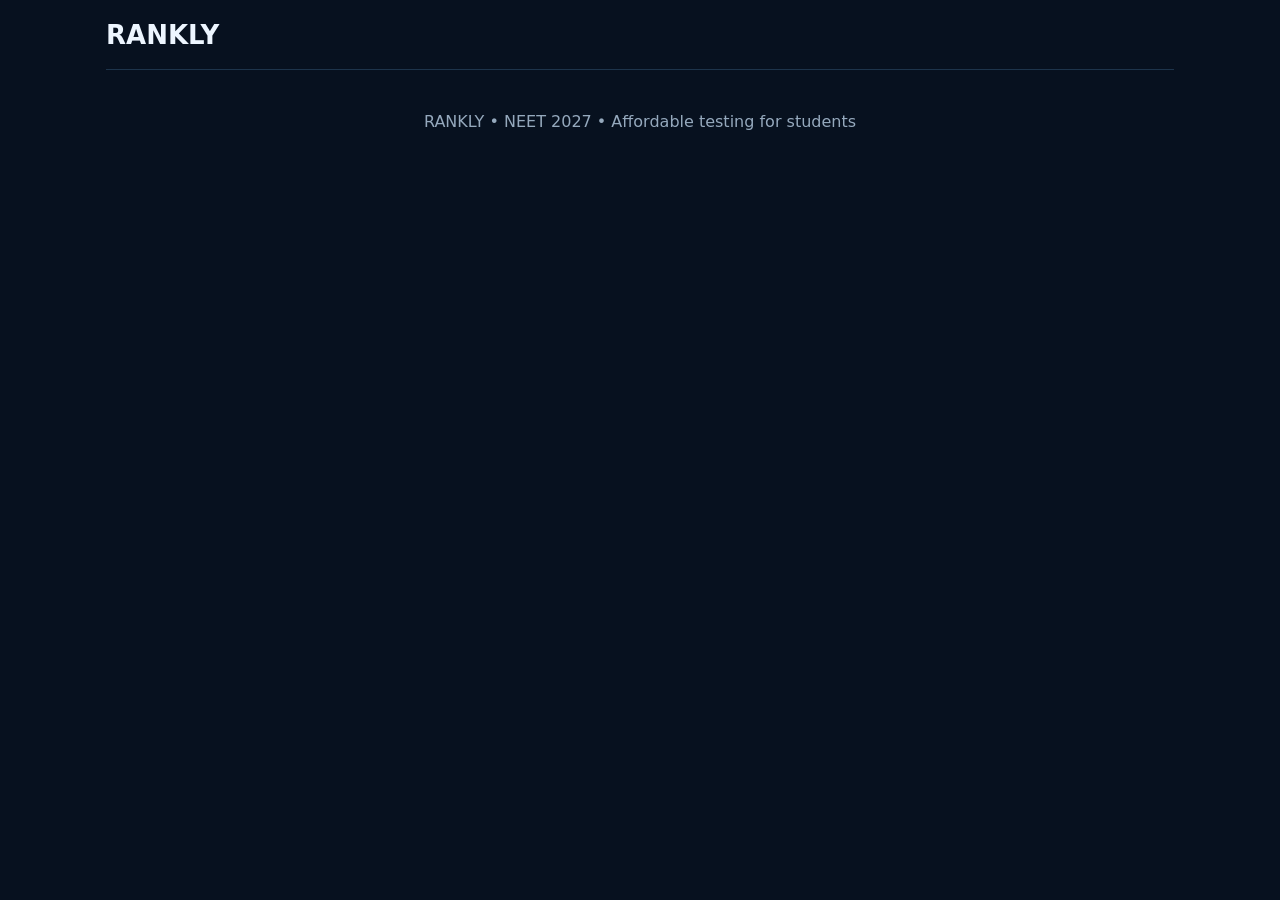
<file: index.html>
<!doctype html>
<html lang="en"><head><meta charset="utf-8"><meta name="viewport" content="width=device-width,initial-scale=1">
<title>RANKLY — NEET 2027</title>
<style>
*{box-sizing:border-box}body{margin:0;background:#07111f;color:#edf6ff;font-family:system-ui,-apple-system,Segoe UI,sans-serif}button,input,select{font:inherit}button{cursor:pointer}
.wrap{max-width:1100px;margin:auto;padding:0 16px}.top{height:70px;border-bottom:1px solid #1d344b;display:flex;align-items:center;justify-content:space-between}.logo{font-size:26px;font-weight:900}.logo i{color:#61d8ff;font-style:normal}.nav button{background:transparent;color:#9db0c5;border:0;padding:9px 11px;border-radius:9px}.nav button.on,.nav button:hover{background:#10253a;color:white}
.hero{padding:65px 0 35px}.ey{font-size:12px;border:1px solid #29475f;border-radius:99px;padding:5px 10px;display:inline-block}.hero h1{font-size:clamp(48px,8vw,78px);line-height:.95;margin:18px 0}.blue{color:#61d8ff}.hero p{max-width:680px;color:#95a9bd;line-height:1.6}.primary{background:#61d8ff;color:#03131d;border:0;padding:13px 18px;border-radius:11px;font-weight:800}
.grid{display:grid;grid-template-columns:repeat(auto-fit,minmax(220px,1fr));gap:14px}.card,.test,.panel,.notice{background:#0c1a2b;border:1px solid #203a52;border-radius:16px;padding:18px}.card p,.test p,.sub{color:#95a9bd;line-height:1.5}.page{padding:34px 0}.test{margin:12px 0}.row{display:flex;justify-content:space-between;gap:12px}.tag{font-size:11px;border:1px solid #2b4b65;border-radius:99px;padding:4px 8px}.lock{font-size:11px;color:#92a5ba}.syll{display:grid;grid-template-columns:repeat(4,1fr);gap:9px;margin-top:14px}.syll div{background:#081624;padding:12px;border-radius:10px}.syll small{display:block;color:#a7b8ca;margin-top:5px;line-height:1.35}.panel{max-width:620px}.field{display:grid;gap:6px;margin:13px 0;color:#a9bacd}.field input,.field select{background:#081624;color:#fff;border:1px solid #29465e;border-radius:9px;padding:11px}.notice{margin:15px 0;color:#aebed0}.cbt{max-width:780px;margin:25px auto}.opt{width:100%;display:block;text-align:left;background:#0a1929;color:#eef6ff;border:1px solid #29465e;border-radius:9px;padding:13px;margin:8px 0}.opt.sel{border-color:#61d8ff;background:#102c40}.qbar{display:flex;justify-content:space-between;align-items:center;margin-bottom:15px}.timer{font-size:21px;font-weight:900}.actions{display:flex;gap:8px;justify-content:flex-end;margin-top:18px}.actions button{background:#12283c;color:#fff;border:1px solid #29465e;border-radius:9px;padding:10px 13px}.actions .submit{background:#61d8ff;color:#03131d;border:0;font-weight:800}.result{text-align:center;padding:75px 0}.result h1{font-size:60px}@media(max-width:700px){.top{height:auto;padding:12px 0;align-items:flex-start;gap:8px}.nav{display:flex;flex-wrap:wrap;justify-content:flex-end}.syll{grid-template-columns:1fr}.row{flex-direction:column}}
</style></head><body><div class="wrap">
<header class="top"><div class="logo">RANK<span>LY</span></div><div class="nav" id="nav"></div></header><main id="app"></main><footer class="sub" style="text-align:center;padding:40px 0">RANKLY • NEET 2027 • Affordable testing for students</footer>
</div>
<script>
const tests=[
["01","20 Sep 2026","RFT-01","Rankly Focus Test","Units & Measurements / Motion in a Straight Line","Some Basic Concepts of Chemistry","Cell: The Unit of Life","Cell Cycle & Cell Division"],
["02","27 Sep 2026","RBT-01","Rankly Booster Test","Motion in a Plane / Laws of Motion","Structure of Atom","Biomolecules","Animal Tissues"],
["03","04 Oct 2026","RFT-02","Rankly Focus Test","Laws of Motion / Work, Energy & Power","Classification of Elements & Periodicity","The Living World","Structural Organisation in Animals"],
["04","11 Oct 2026","RBT-02","Rankly Booster Test","Cumulative revision","Cumulative revision","Cumulative revision","Cumulative revision"],
["05","18 Oct 2026","RFT-03","Rankly Focus Test","System of Particles & Rotational Motion","Chemical Bonding","Biological Classification","Breathing & Exchange of Gases"],
["06","25 Oct 2026","RBT-03","Rankly Booster Test","Work, Energy & Power / Gravitation","Thermodynamics","Principles of Inheritance","Body Fluids & Circulation"],
["07","01 Nov 2026","RFT-04","Rankly Focus Test","Gravitation / Mechanical Properties","Equilibrium","Molecular Basis of Inheritance","Excretory Products & Elimination"],
["08","08 Nov 2026","RBT-04","Rankly Booster Test","Cumulative revision","Cumulative revision","Cumulative revision","Cumulative revision"],
["09","15 Nov 2026","RFT-05","Rankly Focus Test","Thermal Properties / Thermodynamics","Redox Reactions","Anatomy of Flowering Plants","Locomotion & Movement"],
["10","22 Nov 2026","RBT-05","Rankly Booster Test","Kinetic Theory / Oscillations","Solutions","Morphology of Flowering Plants","Neural Control & Coordination"],
["11","29 Nov 2026","RFT-06","Rankly Focus Test","Waves","Electrochemistry","Plant Growth & Development","Chemical Coordination & Integration"],
["12","06 Dec 2026","RBT-06","Rankly Booster Test","Cumulative revision","Cumulative revision","Cumulative revision","Cumulative revision"],
["13","13 Dec 2026","RFT-07","Rankly Focus Test","Electric Charges & Fields","Chemical Kinetics","Photosynthesis in Plants","Animal Kingdom"],
["14","20 Dec 2026","RBT-07","Rankly Booster Test","Electrostatic Potential & Capacitance","Haloalkanes & Haloarenes","Respiration in Plants","Human Reproduction"],
["15","27 Dec 2026","RFT-08","Rankly Focus Test","Current Electricity","Alcohols, Phenols & Ethers","Microbes in Human Welfare","Reproductive Health"],
["16","03 Jan 2027","RBT-08","Rankly Booster Test","Cumulative revision","Cumulative revision","Cumulative revision","Cumulative revision"],
["17","10 Jan 2027","RFT-09","Rankly Focus Test","Moving Charges & Magnetism","Aldehydes, Ketones & Carboxylic Acids","Organisms & Populations","Evolution"],
["18","17 Jan 2027","RBT-09","Rankly Booster Test","Magnetism & Matter","Amines","Ecosystem","Human Health & Disease"],
["19","24 Jan 2027","RFT-10","Rankly Focus Test","Electromagnetic Induction","Biomolecules","Biodiversity & Conservation","Biotechnology: Principles"],
["20","31 Jan 2027","RBT-10","Rankly Booster Test","Alternating Current","Coordination Compounds","Sexual Reproduction in Flowering Plants","Biotechnology: Applications"],
["21","07 Feb 2027","RFT-11","Rankly Focus Test","Electromagnetic Waves / Ray Optics","d- and f-Block Elements","Inheritance revision","Human Health revision"],
["22","14 Feb 2027","RBT-11","Rankly Booster Test","Wave Optics","Inorganic revision","Molecular Basis revision","Human Reproduction revision"],
["23","21 Feb 2027","RFT-12","Rankly Focus Test","Dual Nature / Atoms","Organic revision","Photosynthesis revision","Reproductive Health revision"],
["24","28 Feb 2027","RBT-12","Rankly Booster Test","Nuclei / Semiconductor Electronics","Physical Chemistry revision","Respiration revision","Evolution revision"],
["25","07 Mar 2027","RFT-13","Rankly Focus Test","Modern Physics revision","Inorganic revision","Plant Growth revision","Biotechnology revision"],
["26","14 Mar 2027","RBT-13","Rankly Booster Test","Optics revision","Organic revision","Ecology revision","Animal Biology revision"],
["27","21 Mar 2027","RFT-14","Rankly Focus Test","Full Physics revision loop","Full Chemistry revision loop","Full Botany revision loop","Full Zoology revision loop"],
["28","28 Mar 2027","RBT-14","Rankly Booster Test","Full Physics revision loop","Full Chemistry revision loop","Full Botany revision loop","Full Zoology revision loop"],
["29","04 Apr 2027","PRE-NEET-01","Rankly Pre-NEET Major 01","Complete Class 11","Complete Class 11","Complete Class 11","Complete Class 11"],
["30","11 Apr 2027","PRE-NEET-02","Rankly Pre-NEET Major 02","Complete Class 12","Complete Class 12","Complete Class 12","Complete Class 12"],
["31","18 Apr 2027","UGM-01","Rankly Ultimate Grand Mock 01","Full Syllabus","Full Syllabus","Full Syllabus","Full Syllabus"],
["32","25 Apr 2027","UGM-02","Rankly Ultimate Grand Mock 02","Full Syllabus","Full Syllabus","Full Syllabus","Full Syllabus"],
["33","02 May 2027","FSS","Rankly Final Selection Simulator","Full Syllabus","Full Syllabus","Full Syllabus","Full Syllabus"]];

const demo = [
  {
    id:"P1",
    subject:"Physics",
    q:"A particle moves with constant velocity. What is its acceleration?",
    options:["0","1 m/s²","9.8 m/s²","Cannot be determined"],
    answer:0
  },
  {
    id:"P2",
    subject:"Physics",
    q:"The SI unit of force is:",
    options:["Joule","Newton","Watt","Pascal"],
    answer:1
  },
  {
    id:"C1",
    subject:"Chemistry",
    q:"The atomic number of oxygen is:",
    options:["6","7","8","16"],
    answer:2
  },
  {
    id:"C2",
    subject:"Chemistry",
    q:"Which particle has a negative charge?",
    options:["Proton","Neutron","Electron","Alpha particle"],
    answer:2
  },
  {
    id:"B1",
    subject:"Biology",
    q:"The basic structural and functional unit of life is:",
    options:["Tissue","Cell","Organ","Organ system"],
    answer:1
  },
  {
    id:"B2",
    subject:"Biology",
    q:"Which organelle is known as the powerhouse of the cell?",
    options:["Nucleus","Ribosome","Mitochondria","Golgi apparatus"],
    answer:2
  }
];

let page="home";
let currentTest=null;
let questions=[];
let answers={};
let marked={};
let current=0;
let time=0;
let interval=null;
let testStarted=false;

function nav(p){
  clearInterval(interval);
  page=p;
  testStarted=false;
  render();
  window.scrollTo(0,0);
}

function startTest(index){

  currentTest=tests[index];

  /*
    For now the CBT engine uses the demo question bank.
    Later we can connect 180 verified questions to every test.
  */
  questions=[...demo];

  answers={};
  marked={};
  current=0;

  /*
    NEET CBT timer.
    Demo uses 30 minutes.
    Change to 200 minutes when the complete 180-question
    paper is connected.
  */
  time=30*60;

  testStarted=true;
  page="cbt";

  clearInterval(interval);
  interval=setInterval(()=>{
    time--;

    if(time<=0){
      clearInterval(interval);
      finish();
      return;
    }

    const timer=document.getElementById("timer");
    if(timer) timer.textContent=formatTime(time);
  },1000);

  render();
  window.scrollTo(0,0);
}

function formatTime(sec){
  const m=Math.floor(sec/60);
  const s=sec%60;
  return String(m).padStart(2,"0")+":"+String(s).padStart(2,"0");
}

function selectAnswer(i){
  answers[questions[current].id]=i;
  renderCBT();
}

function toggleMark(){
  const id=questions[current].id;
  marked[id]=!marked[id];
  renderCBT();
}

function previousQuestion(){
  if(current>0){
    current--;
    renderCBT();
  }
}

function nextQuestion(){
  if(current<questions.length-1){
    current++;
    renderCBT();
  }
}

function jumpQuestion(i){
  current=i;
  renderCBT();
}

function finish(){

  clearInterval(interval);

  let score=0;
  let correct=0;
  let wrong=0;
  let unattempted=0;

  questions.forEach(q=>{
    const selected=answers[q.id];

    if(selected===undefined){
      unattempted++;
    }else if(selected===q.answer){
      correct++;
      score+=4;
    }else{
      wrong++;
      score-=1;
    }
  });

  page="result";

  window.__result={
    score,
    correct,
    wrong,
    unattempted,
    total:questions.length
  };

  render();
  window.scrollTo(0,0);
}

function renderCBT(){

  const q=questions[current];

  const answeredCount=Object.keys(answers).length;
  const markedCount=Object.values(marked).filter(Boolean).length;

  document.getElementById("app").innerHTML=`

    <section class="page">

      <div class="testbar">

        <div>
          <strong>${currentTest ? currentTest[2] : "RANKLY TEST"}</strong>
          <div class="sub">${currentTest ? currentTest[0] : "NEET 2027"}</div>
        </div>

        <div class="timerbox">
          ⏱ <span id="timer">${formatTime(time)}</span>
        </div>

      </div>

      <div class="cbtstats">
        <span>Answered: ${answeredCount}/${questions.length}</span>
        <span>Marked: ${markedCount}</span>
      </div>

      <div class="cbtgrid">

        <main class="questionbox">

          <div class="qtop">
            <span>Question ${current+1} of ${questions.length}</span>
            <span>${q.subject}</span>
          </div>

          <h2>${q.q}</h2>

          <div class="options">

            ${q.options.map((op,i)=>`

              <button
                class="option ${answers[q.id]===i ? "selected":""}"
                onclick="selectAnswer(${i})"
              >
                <span>${String.fromCharCode(65+i)}</span>
                ${op}
              </button>

            `).join("")}

          </div>

          <div class="actions">

            <button onclick="previousQuestion()">
              ← Previous
            </button>

            <button onclick="toggleMark()">
              ${marked[q.id] ? "★ Unmark" : "☆ Mark for Review"}
            </button>

            ${
              current<questions.length-1
              ? `<button class="primary" onclick="nextQuestion()">Save & Next →</button>`
              : `<button class="submit" onclick="finish()">Submit Test</button>`
            }

          </div>

        </main>

        <aside class="palette">

          <h3>Question Palette</h3>

          <div class="legend">
            <span>🟢 Answered</span>
            <span>⚪ Not Answered</span>
            <span>🟡 Review</span>
          </div>

          <div class="qnumbers">

            ${questions.map((x,i)=>`

              <button
                class="
                  qnum
                  ${answers[x.id]!==undefined ? "answered":""}
                  ${marked[x.id] ? "review":""}
                  ${current===i ? "active":""}
                "
                onclick="jumpQuestion(${i})"
              >
                ${i+1}
              </button>

            `).join("")}

          </div>

          <button class="finishbtn" onclick="finish()">
            Submit Test
          </button>

        </aside>

      </div>

    </section>
  `;

  const timer=document.getElementById("timer");

  if(timer){
    timer.textContent=formatTime(time);
  }
}

function renderResult(){

  const r=window.__result || {
    score:0,
    correct:0,
    wrong:0,
    unattempted:0,
    total:0
  };

  const maxMarks=r.total*4;

  document.getElementById("app").innerHTML=`

    <section class="page">

      <div class="resulthero">

        <span class="badge">TEST COMPLETED</span>

        <h1>Your Result</h1>

        <div class="score">${r.score}</div>

        <p>Score out of ${maxMarks}</p>

      </div>

      <div class="resultgrid">

        <div class="resultcard">
          <b>${r.correct}</b>
          <span>Correct</span>
        </div>

        <div class="resultcard">
          <b>${r.wrong}</b>
          <span>Wrong</span>
        </div>

        <div class="resultcard">
          <b>${r.unattempted}</b>
          <span>Unattempted</span>
        </div>

        <div class="resultcard">
          <b>${r.total ? Math.round((r.correct/r.total)*100) : 0}%</b>
          <span>Accuracy</span>
        </div>

      </div>

      <div class="panel">

        <h2>Scoring Breakdown</h2>

        <p>Correct: +4 × ${r.correct}</p>
        <p>Wrong: −1 × ${r.wrong}</p>
        <p>Unattempted: 0 × ${r.unattempted}</p>

        <hr>

        <h2>Total Score: ${r.score}</h2>

      </div>

      <div class="actions">

        <button onclick="nav('home')">
          ← Back to RANKLY
        </button>

        <button class="primary" onclick="nav('schedule')">
          View Test Schedule
        </button>

      </div>

    </section>
  `;
}

function renderHome(){

  document.getElementById("app").innerHTML=`

    <section class="hero">

      <span class="badge">NEET 2027 • AIR TEST SERIES</span>

      <h1>
        Test smarter.<br>
        <span>Rank higher.</span>
      </h1>

      <p>
        RANKLY is built around scheduled CBT tests,
        custom practice, verified PYQs and meaningful
        performance analysis.
      </p>

      <button class="primary big" onclick="nav('schedule')">
        View 33-Test Schedule →
      </button>

    </section>

    <section class="grid">

      <div class="card">
        <h2>🏆 AIR Test Series</h2>
        <p>
          33 scheduled tests from 20 Sep 2026
          to 02 May 2027.
        </p>
        <button onclick="nav('schedule')">
          View Tests →
        </button>
      </div>

      <div class="card">
        <h2>🎯 Custom CBT</h2>
        <p>
          Choose subject, chapter, topic and
          question count.
        </p>
        <button onclick="nav('custom')">
          Create Test →
        </button>
      </div>

      <div class="card">
        <h2>📚 PYQ Bank</h2>
        <p>
          Practice NEET previous-year questions.
        </p>
        <button onclick="nav('pyq')">
          Open PYQs →
        </button>
      </div>

    </section>
  `;
}

function renderSchedule(){

  document.getElementById("app").innerHTML=`

    <section class="page">

      <span class="badge">NEET 2027</span>

      <h1>33-Test AIR Schedule</h1>

      <p class="sub">
        Scheduled tests from September 2026
        to May 2027.
      </p>

      <div class="testlist">

        ${tests.map((t,i)=>`

          <div class="testcard">

            <div>
              <span class="testid">${t[0]}</span>

              <h2>${t[2]}</h2>

              <p>${t[1]}</p>

              <small>
                ${t.slice(3).filter(Boolean).join(" • ")}
              </small>
            </div>

            <button
              class="primary"
              onclick="startTest(${i})"
            >
              Start Test →
            </button>

          </div>

        `).join("")}

      </div>

    </section>
  `;
}

function renderCustom(){

  document.getElementById("app").innerHTML=`

    <section class="page">

      <span class="badge">CUSTOM CBT</span>

      <h1>Create Your Test</h1>

      <p class="sub">
        Build a practice test according to your
        subject and difficulty.
      </p>

      <div class="panel">

        <label>Subject</label>

        <select id="customSubject">
          <option>Physics</option>
          <option>Chemistry</option>
          <option>Biology</option>
          <option>Full Syllabus</option>
        </select>

        <label>Questions</label>

        <select id="customCount">
          <option value="10">10 Questions</option>
          <option value="30">30 Questions</option>
          <option value="45">45 Questions</option>
          <option value="90">90 Questions</option>
          <option value="180">180 Questions</option>
        </select>

        <button class="primary" onclick="startCustom()">
          Generate CBT →
        </button>

      </div>

    </section>
  `;
}

function startCustom(){

  const subject=document.getElementById("customSubject").value;
  const count=Number(document.getElementById("customCount").value);

  let bank=demo;

  if(subject!=="Full Syllabus"){
    bank=demo.filter(q=>q.subject===subject);
  }

  /*
    Do not fake questions.
    Only currently available verified questions are used.
  */
  questions=[...bank];

  if(!questions.length){
    alert("No questions available for this selection yet.");
    return;
  }

  currentTest=[
    "CUSTOM",
    "",
    subject+" Custom CBT"
  ];

  answers={};
  marked={};
  current=0;
  time=Math.max(10,questions.length*60);

  testStarted=true;
  page="cbt";

  clearInterval(interval);

  interval=setInterval(()=>{
    time--;

    if(time<=0){
      clearInterval(interval);
      finish();
    }

    const timer=document.getElementById("timer");

    if(timer){
      timer.textContent=formatTime(time);
    }
  },1000);

  render();
}

function renderPYQ(){

  document.getElementById("app").innerHTML=`

    <section class="page">

      <span class="badge">PYQ BANK</span>

      <h1>NEET Previous Year Questions</h1>

      <p class="sub">
        Verified PYQ practice will be added
        chapter-wise.
      </p>

      <div class="panel">

        <h2>Coming next</h2>

        <p>
          Physics • Chemistry • Biology
        </p>

        <p>
          Chapter-wise → Topic-wise → Year-wise
        </p>

      </div>

    </section>
  `;
}

function render(){

  const nav=document.getElementById("nav");

  if(nav){

    nav.innerHTML=`

      <button onclick="nav('home')"
        class="${page==='home'?'active':''}">
        Home
      </button>

      <button onclick="nav('schedule')"
        class="${page==='schedule'?'active':''}">
        AIR Tests
      </button>

      <button onclick="nav('custom')"
        class="${page==='custom'?'active':''}">
        Custom CBT
      </button>

      <button onclick="nav('pyq')"
        class="${page==='pyq'?'active':''}">
        PYQ
      </button>

    `;
  }

  if(page==="home") renderHome();
  else if(page==="schedule") renderSchedule();
  else if(page==="custom") renderCustom();
  else if(page==="pyq") renderPYQ();
  else if(page==="cbt") renderCBT();
  else if(page==="result") renderResult();
}

render();
</file>
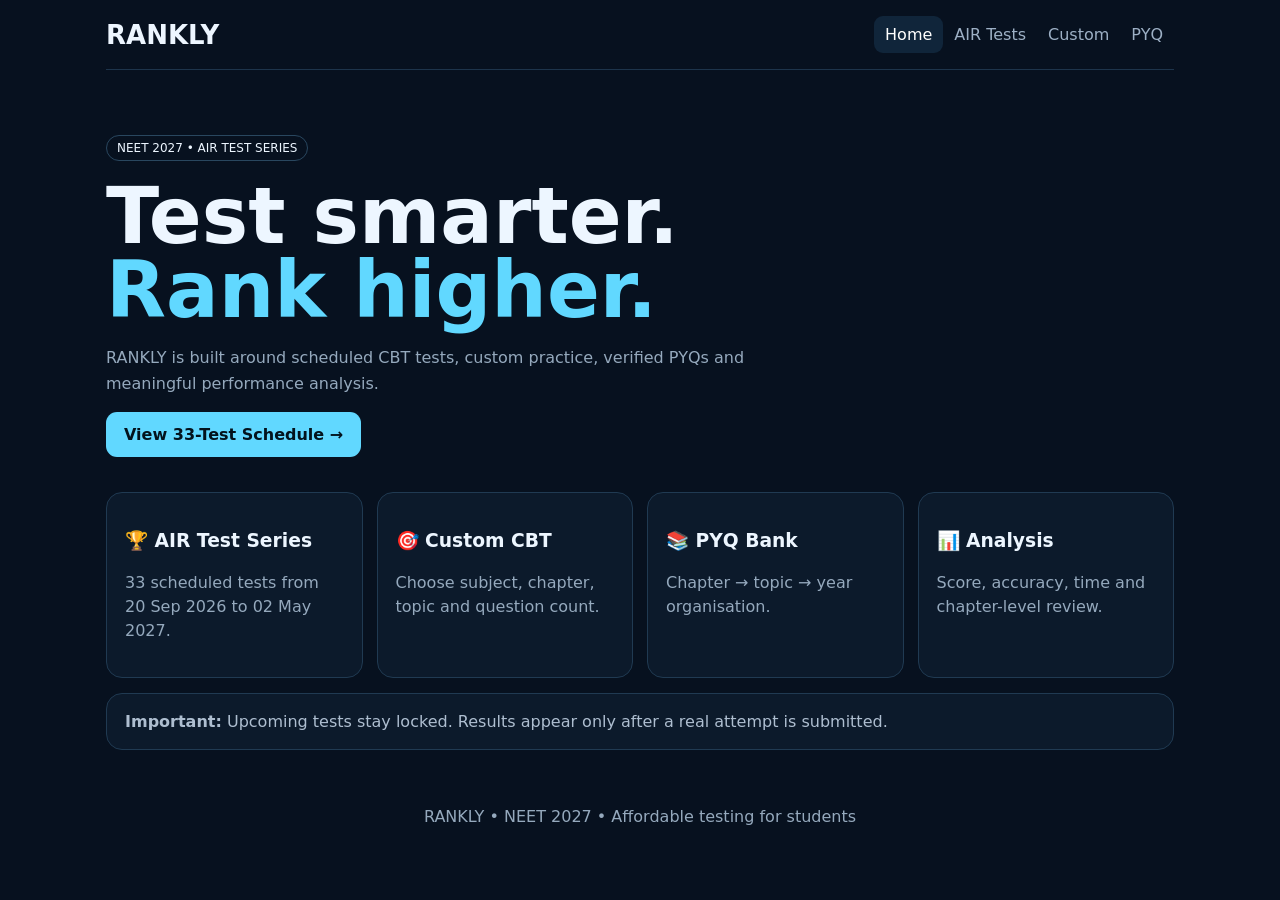
<file: RANKLY_INDEX_SINGLE_FILE-1.html>
<!doctype html>
<html lang="en"><head><meta charset="utf-8"><meta name="viewport" content="width=device-width,initial-scale=1">
<title>RANKLY — NEET 2027</title>
<style>
*{box-sizing:border-box}body{margin:0;background:#07111f;color:#edf6ff;font-family:system-ui,-apple-system,Segoe UI,sans-serif}button,input,select{font:inherit}button{cursor:pointer}
.wrap{max-width:1100px;margin:auto;padding:0 16px}.top{height:70px;border-bottom:1px solid #1d344b;display:flex;align-items:center;justify-content:space-between}.logo{font-size:26px;font-weight:900}.logo i{color:#61d8ff;font-style:normal}.nav button{background:transparent;color:#9db0c5;border:0;padding:9px 11px;border-radius:9px}.nav button.on,.nav button:hover{background:#10253a;color:white}
.hero{padding:65px 0 35px}.ey{font-size:12px;border:1px solid #29475f;border-radius:99px;padding:5px 10px;display:inline-block}.hero h1{font-size:clamp(48px,8vw,78px);line-height:.95;margin:18px 0}.blue{color:#61d8ff}.hero p{max-width:680px;color:#95a9bd;line-height:1.6}.primary{background:#61d8ff;color:#03131d;border:0;padding:13px 18px;border-radius:11px;font-weight:800}
.grid{display:grid;grid-template-columns:repeat(auto-fit,minmax(220px,1fr));gap:14px}.card,.test,.panel,.notice{background:#0c1a2b;border:1px solid #203a52;border-radius:16px;padding:18px}.card p,.test p,.sub{color:#95a9bd;line-height:1.5}.page{padding:34px 0}.test{margin:12px 0}.row{display:flex;justify-content:space-between;gap:12px}.tag{font-size:11px;border:1px solid #2b4b65;border-radius:99px;padding:4px 8px}.lock{font-size:11px;color:#92a5ba}.syll{display:grid;grid-template-columns:repeat(4,1fr);gap:9px;margin-top:14px}.syll div{background:#081624;padding:12px;border-radius:10px}.syll small{display:block;color:#a7b8ca;margin-top:5px;line-height:1.35}.panel{max-width:620px}.field{display:grid;gap:6px;margin:13px 0;color:#a9bacd}.field input,.field select{background:#081624;color:#fff;border:1px solid #29465e;border-radius:9px;padding:11px}.notice{margin:15px 0;color:#aebed0}.cbt{max-width:780px;margin:25px auto}.opt{width:100%;display:block;text-align:left;background:#0a1929;color:#eef6ff;border:1px solid #29465e;border-radius:9px;padding:13px;margin:8px 0}.opt.sel{border-color:#61d8ff;background:#102c40}.qbar{display:flex;justify-content:space-between;align-items:center;margin-bottom:15px}.timer{font-size:21px;font-weight:900}.actions{display:flex;gap:8px;justify-content:flex-end;margin-top:18px}.actions button{background:#12283c;color:#fff;border:1px solid #29465e;border-radius:9px;padding:10px 13px}.actions .submit{background:#61d8ff;color:#03131d;border:0;font-weight:800}.result{text-align:center;padding:75px 0}.result h1{font-size:60px}@media(max-width:700px){.top{height:auto;padding:12px 0;align-items:flex-start;gap:8px}.nav{display:flex;flex-wrap:wrap;justify-content:flex-end}.syll{grid-template-columns:1fr}.row{flex-direction:column}}
</style></head><body><div class="wrap">
<header class="top"><div class="logo">RANK<span>LY</span></div><div class="nav" id="nav"></div></header><main id="app"></main><footer class="sub" style="text-align:center;padding:40px 0">RANKLY • NEET 2027 • Affordable testing for students</footer>
</div>
<script>
const tests=[
["01","20 Sep 2026","RFT-01","Rankly Focus Test","Units & Measurements / Motion in a Straight Line","Some Basic Concepts of Chemistry","Cell: The Unit of Life","Cell Cycle & Cell Division"],
["02","27 Sep 2026","RBT-01","Rankly Booster Test","Motion in a Plane / Laws of Motion","Structure of Atom","Biomolecules","Animal Tissues"],
["03","04 Oct 2026","RFT-02","Rankly Focus Test","Laws of Motion / Work, Energy & Power","Classification of Elements & Periodicity","The Living World","Structural Organisation in Animals"],
["04","11 Oct 2026","RBT-02","Rankly Booster Test","Cumulative revision","Cumulative revision","Cumulative revision","Cumulative revision"],
["05","18 Oct 2026","RFT-03","Rankly Focus Test","System of Particles & Rotational Motion","Chemical Bonding","Biological Classification","Breathing & Exchange of Gases"],
["06","25 Oct 2026","RBT-03","Rankly Booster Test","Work, Energy & Power / Gravitation","Thermodynamics","Principles of Inheritance","Body Fluids & Circulation"],
["07","01 Nov 2026","RFT-04","Rankly Focus Test","Gravitation / Mechanical Properties","Equilibrium","Molecular Basis of Inheritance","Excretory Products & Elimination"],
["08","08 Nov 2026","RBT-04","Rankly Booster Test","Cumulative revision","Cumulative revision","Cumulative revision","Cumulative revision"],
["09","15 Nov 2026","RFT-05","Rankly Focus Test","Thermal Properties / Thermodynamics","Redox Reactions","Anatomy of Flowering Plants","Locomotion & Movement"],
["10","22 Nov 2026","RBT-05","Rankly Booster Test","Kinetic Theory / Oscillations","Solutions","Morphology of Flowering Plants","Neural Control & Coordination"],
["11","29 Nov 2026","RFT-06","Rankly Focus Test","Waves","Electrochemistry","Plant Growth & Development","Chemical Coordination & Integration"],
["12","06 Dec 2026","RBT-06","Rankly Booster Test","Cumulative revision","Cumulative revision","Cumulative revision","Cumulative revision"],
["13","13 Dec 2026","RFT-07","Rankly Focus Test","Electric Charges & Fields","Chemical Kinetics","Photosynthesis in Plants","Animal Kingdom"],
["14","20 Dec 2026","RBT-07","Rankly Booster Test","Electrostatic Potential & Capacitance","Haloalkanes & Haloarenes","Respiration in Plants","Human Reproduction"],
["15","27 Dec 2026","RFT-08","Rankly Focus Test","Current Electricity","Alcohols, Phenols & Ethers","Microbes in Human Welfare","Reproductive Health"],
["16","03 Jan 2027","RBT-08","Rankly Booster Test","Cumulative revision","Cumulative revision","Cumulative revision","Cumulative revision"],
["17","10 Jan 2027","RFT-09","Rankly Focus Test","Moving Charges & Magnetism","Aldehydes, Ketones & Carboxylic Acids","Organisms & Populations","Evolution"],
["18","17 Jan 2027","RBT-09","Rankly Booster Test","Magnetism & Matter","Amines","Ecosystem","Human Health & Disease"],
["19","24 Jan 2027","RFT-10","Rankly Focus Test","Electromagnetic Induction","Biomolecules","Biodiversity & Conservation","Biotechnology: Principles"],
["20","31 Jan 2027","RBT-10","Rankly Booster Test","Alternating Current","Coordination Compounds","Sexual Reproduction in Flowering Plants","Biotechnology: Applications"],
["21","07 Feb 2027","RFT-11","Rankly Focus Test","Electromagnetic Waves / Ray Optics","d- and f-Block Elements","Inheritance revision","Human Health revision"],
["22","14 Feb 2027","RBT-11","Rankly Booster Test","Wave Optics","Inorganic revision","Molecular Basis revision","Human Reproduction revision"],
["23","21 Feb 2027","RFT-12","Rankly Focus Test","Dual Nature / Atoms","Organic revision","Photosynthesis revision","Reproductive Health revision"],
["24","28 Feb 2027","RBT-12","Rankly Booster Test","Nuclei / Semiconductor Electronics","Physical Chemistry revision","Respiration revision","Evolution revision"],
["25","07 Mar 2027","RFT-13","Rankly Focus Test","Modern Physics revision","Inorganic revision","Plant Growth revision","Biotechnology revision"],
["26","14 Mar 2027","RBT-13","Rankly Booster Test","Optics revision","Organic revision","Ecology revision","Animal Biology revision"],
["27","21 Mar 2027","RFT-14","Rankly Focus Test","Full Physics revision loop","Full Chemistry revision loop","Full Botany revision loop","Full Zoology revision loop"],
["28","28 Mar 2027","RBT-14","Rankly Booster Test","Full Physics revision loop","Full Chemistry revision loop","Full Botany revision loop","Full Zoology revision loop"],
["29","04 Apr 2027","PRE-NEET-01","Rankly Pre-NEET Major 01","Complete Class 11","Complete Class 11","Complete Class 11","Complete Class 11"],
["30","11 Apr 2027","PRE-NEET-02","Rankly Pre-NEET Major 02","Complete Class 12","Complete Class 12","Complete Class 12","Complete Class 12"],
["31","18 Apr 2027","UGM-01","Rankly Ultimate Grand Mock 01","Full Syllabus","Full Syllabus","Full Syllabus","Full Syllabus"],
["32","25 Apr 2027","UGM-02","Rankly Ultimate Grand Mock 02","Full Syllabus","Full Syllabus","Full Syllabus","Full Syllabus"],
["33","02 May 2027","FSS","Rankly Final Selection Simulator","Full Syllabus","Full Syllabus","Full Syllabus","Full Syllabus"]];

const demo=[
["Physics","Units & Measurements","Dimensions","Which quantity has the same dimensions as work?",["Power","Torque","Pressure","Impulse"],1],
["Chemistry","Some Basic Concepts of Chemistry","Mole Concept","One mole of a substance contains:",["6.022×10²³ entities","3.011×10²³ entities","9.8×10²³ entities","1.0×10²³ entities"],0],
["Biology","Cell: The Unit of Life","Cell organelles","The site of aerobic respiration in a eukaryotic cell is mainly:",["Ribosome","Mitochondrion","Golgi body","Lysosome"],1]
];

let page="home",answers={},qi=0,time=1200,interval=null;
function nav(){document.querySelector("#nav").innerHTML=[["home","Home"],["schedule","AIR Tests"],["custom","Custom"],["pyq","PYQ"]].map(x=>`<button class="${page==x[0]?"on":""}" onclick="go('${x[0]}')">${x[1]}</button>`).join("")}
function go(p){page=p;clearInterval(interval);render()}
function render(){nav();let a=document.querySelector("#app");
if(page=="home")a.innerHTML=`<section class="hero"><span class="ey">NEET 2027 • AIR TEST SERIES</span><h1>Test smarter.<br><span class="blue">Rank higher.</span></h1><p>RANKLY is built around scheduled CBT tests, custom practice, verified PYQs and meaningful performance analysis.</p><button class="primary" onclick="go('schedule')">View 33-Test Schedule →</button></section><div class="grid">${[["🏆","AIR Test Series","33 scheduled tests from 20 Sep 2026 to 02 May 2027."],["🎯","Custom CBT","Choose subject, chapter, topic and question count."],["📚","PYQ Bank","Chapter → topic → year organisation."],["📊","Analysis","Score, accuracy, time and chapter-level review."]].map(x=>`<div class="card"><h3>${x[0]} ${x[1]}</h3><p>${x[2]}</p></div>`).join("")}</div><div class="notice"><b>Important:</b> Upcoming tests stay locked. Results appear only after a real attempt is submitted.</div>`;
else if(page=="schedule")a.innerHTML=`<section class="page"><h2>33-Test AIR Schedule</h2><p class="sub">One scheduled test every Sunday. Tests remain locked until their scheduled release.</p>${tests.map(t=>`<article class="test"><div class="row"><div><span class="tag">TEST ${t[0]} • ${t[2]}</span><h3>${t[3]}</h3><p>${t[1]} • 180 Questions • 200 Minutes</p></div><span class="lock">🔒 UPCOMING</span></div><div class="syll">${[["Physics",t[4]],["Chemistry",t[5]],["Botany",t[6]],["Zoology",t[7]]].map(x=>`<div><b>${x[0]}</b><small>${x[1]}</small></div>`).join("")}</div></article>`).join("")}</section>`;
else if(page=="custom")a.innerHTML=`<section class="page"><h2>Create Custom Test</h2><p class="sub">Custom tests are independent of AIR.</p><div class="panel"><label class="field">Subject<select><option>Physics</option><option>Chemistry</option><option>Biology</option></select></label><label class="field">Chapter<input placeholder="Enter or choose chapter"></label><label class="field">Topic<input placeholder="Optional topic"></label><label class="field">Questions<input type="number" min="1" max="180" value="30"></label><button class="primary" onclick="go('cbt')">Generate CBT →</button></div></section>`;
else if(page=="pyq")a.innerHTML=`<section class="page"><h2>NEET PYQ Bank</h2><p class="sub">Chapter-wise and topic-wise organisation with year/source metadata.</p><div class="grid">${["Physics","Chemistry","Biology"].map(s=>`<div class="card"><h3>${s}</h3><p>Chapter → Topic → Year → CBT</p><span class="tag">VERIFIED DATA ONLY</span></div>`).join("")}</div><div class="notice">Only questions that are legally permitted to be reproduced should be imported here. Historical PYQs must retain their source/year metadata.</div></section>`;
else cbt(a)}
function cbt(a){if(!interval){interval=setInterval(()=>{time--;if(time<=0){clearInterval(interval);finish()}renderCBT()},1000)}renderCBT()}
function renderCBT(){if(page!="cbt")return;let a=document.querySelector("#app"),q=demo[qi%demo.length];a.innerHTML=`<section class="cbt"><div class="qbar"><b>RANKLY CBT</b><span class="timer">${String(Math.floor(time/60)).padStart(2,"0")}:${String(time%60).padStart(2,"0")}</span></div><div class="panel"><span class="tag">${q[0]} • Question ${qi+1}</span><h2>${q[3]}</h2>${q[4].map((o,j)=>`<button class="opt ${answers[qi]===j?"sel":""}" onclick="answers[qi]=${j};renderCBT()">${String.fromCharCode(65+j)}. ${o}</button>`).join("")}<div class="actions"><button onclick="qi=Math.max(0,qi-1);renderCBT()">Previous</button><button onclick="qi=Math.min(179,qi+1);renderCBT()">Next</button><button class="submit" onclick="finish()">Submit Test</button></div></div></section>`}
function finish(){clearInterval(interval);interval=null;let score=Object.keys(answers).reduce((s,k)=>s+(answers[k]===demo[Number(k)%demo.length][5] ? 4:-1),0);page="result";document.querySelector("#app").innerHTML=`<section class="result"><span class="ey">CBT SUBMITTED</span><h1>${score} Marks</h1><p class="sub">This is the working demo scoring flow (+4/−1). Production AIR requires authenticated students, the verified full question bank, server-side scoring and simultaneous test controls.</p><button class="primary" onclick="go('home')">Back to RANKLY</button></section>`;nav()}
render();
</script></body></html>
</file>
